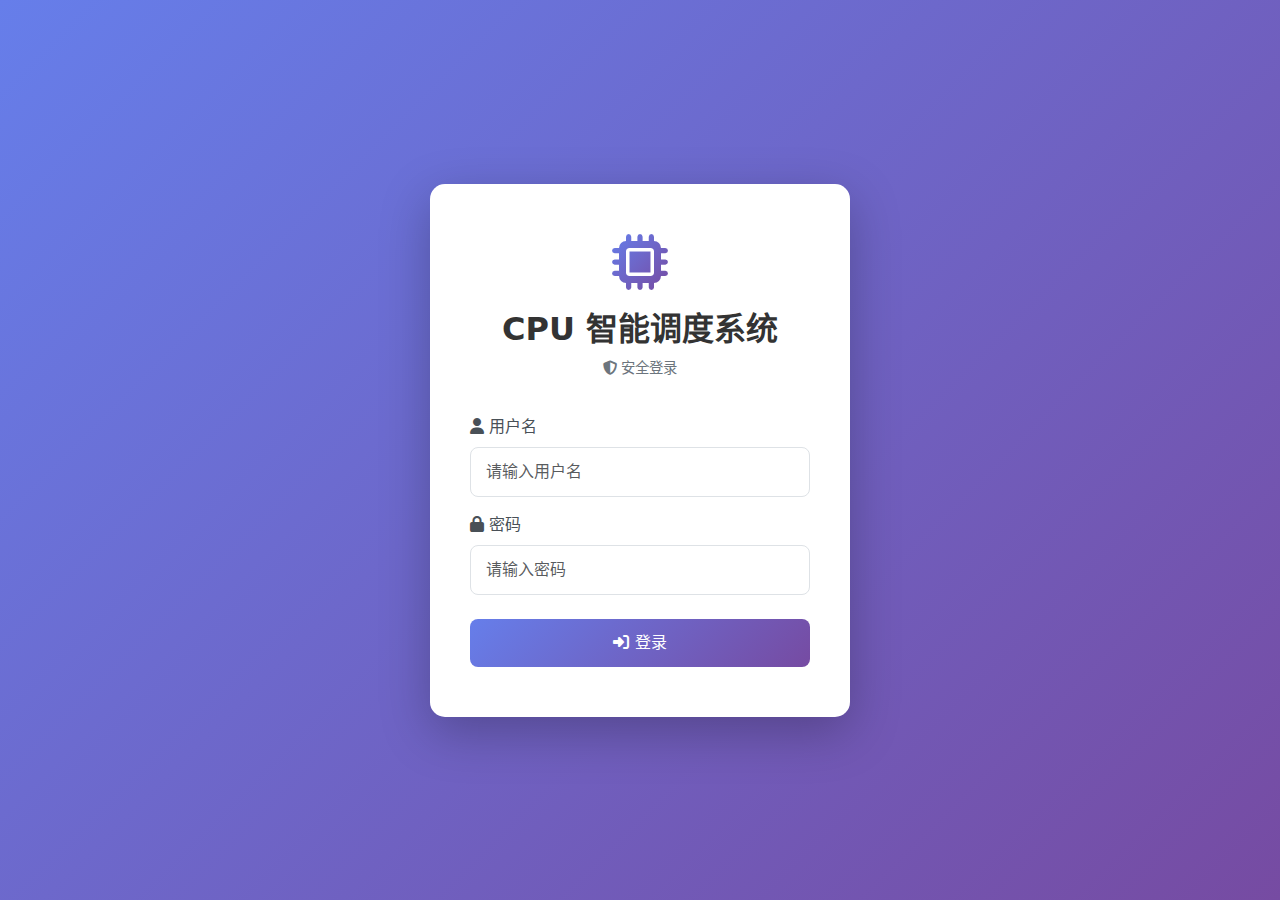
<file: templates/login.html>
<!DOCTYPE html>
<html lang="zh-CN">
<head>
    <meta charset="UTF-8">
    <meta name="viewport" content="width=device-width, initial-scale=1.0">
    <title>登录 - CPU 智能调度系统</title>

    <!-- Bootstrap CSS -->
    <link href="https://cdn.jsdelivr.net/npm/bootstrap@5.3.0/dist/css/bootstrap.min.css" rel="stylesheet">

    <style>
        body {
            background: linear-gradient(135deg, #667eea 0%, #764ba2 100%);
            min-height: 100vh;
            display: flex;
            align-items: center;
            justify-content: center;
            padding: 20px;
        }

        .login-card {
            background: white;
            border-radius: 15px;
            box-shadow: 0 15px 50px rgba(0,0,0,.25);
            padding: 50px 40px;
            width: 100%;
            max-width: 420px;
            animation: fadeInUp 0.6s ease-out;
        }

        @keyframes fadeInUp {
            from {
                opacity: 0;
                transform: translateY(30px);
            }
            to {
                opacity: 1;
                transform: translateY(0);
            }
        }

        .login-title {
            text-align: center;
            margin-bottom: 10px;
            color: #333;
            font-weight: 600;
        }

        .login-subtitle {
            text-align: center;
            margin-bottom: 35px;
            color: #6c757d;
            font-size: 0.9rem;
        }

        .login-icon {
            font-size: 3.5rem;
            background: linear-gradient(135deg, #667eea 0%, #764ba2 100%);
            -webkit-background-clip: text;
            -webkit-text-fill-color: transparent;
            background-clip: text;
            margin-bottom: 20px;
        }

        .form-control {
            padding: 12px 15px;
            border-radius: 8px;
            border: 1px solid #dee2e6;
            transition: all 0.3s;
        }

        .form-control:focus {
            border-color: #667eea;
            box-shadow: 0 0 0 0.2rem rgba(102, 126, 234, 0.15);
        }

        .form-label {
            font-weight: 500;
            color: #495057;
            margin-bottom: 8px;
        }

        .btn-primary {
            padding: 12px;
            border-radius: 8px;
            background: linear-gradient(135deg, #667eea 0%, #764ba2 100%);
            border: none;
            font-weight: 500;
            transition: all 0.3s;
        }

        .btn-primary:hover {
            transform: translateY(-2px);
            box-shadow: 0 5px 20px rgba(102, 126, 234, 0.4);
        }

        .alert {
            border-radius: 8px;
            border: none;
        }

        .input-group-text {
            background: transparent;
            border-right: none;
        }

        .input-group .form-control {
            border-left: none;
        }

        .input-group .form-control:focus {
            border-left: none;
        }
    </style>
</head>
<body>
    <div class="login-card">
        <div class="text-center">
            <i class="fas fa-microchip login-icon"></i>
            <h2 class="login-title">CPU 智能调度系统</h2>
            <p class="login-subtitle">
                <i class="fas fa-shield-alt"></i> 安全登录
            </p>
        </div>

        <form id="loginForm">
            <div class="mb-3">
                <label for="username" class="form-label">
                    <i class="fas fa-user"></i> 用户名
                </label>
                <input
                    type="text"
                    class="form-control"
                    id="username"
                    placeholder="请输入用户名"
                    autocomplete="username"
                    required
                >
            </div>

            <div class="mb-4">
                <label for="password" class="form-label">
                    <i class="fas fa-lock"></i> 密码
                </label>
                <input
                    type="password"
                    class="form-control"
                    id="password"
                    placeholder="请输入密码"
                    autocomplete="current-password"
                    required
                >
            </div>

            <div class="alert alert-danger d-none" id="errorAlert">
                <i class="fas fa-exclamation-circle"></i> <span id="errorMessage"></span>
            </div>

            <button type="submit" class="btn btn-primary w-100" id="loginBtn">
                <i class="fas fa-sign-in-alt"></i> 登录
            </button>
        </form>

        <!-- <div class="text-center mt-4">
            <small class="text-muted">
                <i class="fas fa-info-circle"></i>
                系统采用滚动窗口算法智能调度CPU资源
            </small>
        </div> -->
    </div>

    <!-- Font Awesome -->
    <link rel="stylesheet" href="https://cdnjs.cloudflare.com/ajax/libs/font-awesome/6.4.0/css/all.min.css">

    <!-- Bootstrap JS -->
    <script src="https://cdn.jsdelivr.net/npm/bootstrap@5.3.0/dist/js/bootstrap.bundle.min.js"></script>

    <script>
        // 检查是否已登录
        if (localStorage.getItem('access_token')) {
            window.location.href = '/dashboard';
        }

        const loginForm = document.getElementById('loginForm');
        const loginBtn = document.getElementById('loginBtn');
        const errorAlert = document.getElementById('errorAlert');
        const errorMessage = document.getElementById('errorMessage');

        loginForm.addEventListener('submit', async (e) => {
            e.preventDefault();

            const username = document.getElementById('username').value.trim();
            const password = document.getElementById('password').value;

            // 隐藏错误提示
            errorAlert.classList.add('d-none');

            // 禁用登录按钮
            loginBtn.disabled = true;
            loginBtn.innerHTML = '<i class="fas fa-spinner fa-spin"></i> 登录中...';

            try {
                const response = await fetch('/api/auth/login', {
                    method: 'POST',
                    headers: {
                        'Content-Type': 'application/json'
                    },
                    body: JSON.stringify({ username, password })
                });

                if (response.ok) {
                    const data = await response.json();
                    localStorage.setItem('access_token', data.access_token);
                    localStorage.setItem('username', data.username);

                    // 显示成功提示
                    loginBtn.innerHTML = '<i class="fas fa-check-circle"></i> 登录成功';
                    loginBtn.classList.remove('btn-primary');
                    loginBtn.classList.add('btn-success');

                    // 跳转到仪表盘
                    setTimeout(() => {
                        window.location.href = '/dashboard';
                    }, 500);
                } else {
                    const error = await response.json();
                    errorMessage.textContent = error.detail || '登录失败';
                    errorAlert.classList.remove('d-none');

                    // 恢复登录按钮
                    loginBtn.disabled = false;
                    loginBtn.innerHTML = '<i class="fas fa-sign-in-alt"></i> 登录';
                }
            } catch (error) {
                errorMessage.textContent = '网络错误，请稍后重试';
                errorAlert.classList.remove('d-none');

                // 恢复登录按钮
                loginBtn.disabled = false;
                loginBtn.innerHTML = '<i class="fas fa-sign-in-alt"></i> 登录';
            }
        });
    </script>
</body>
</html>
</file>
